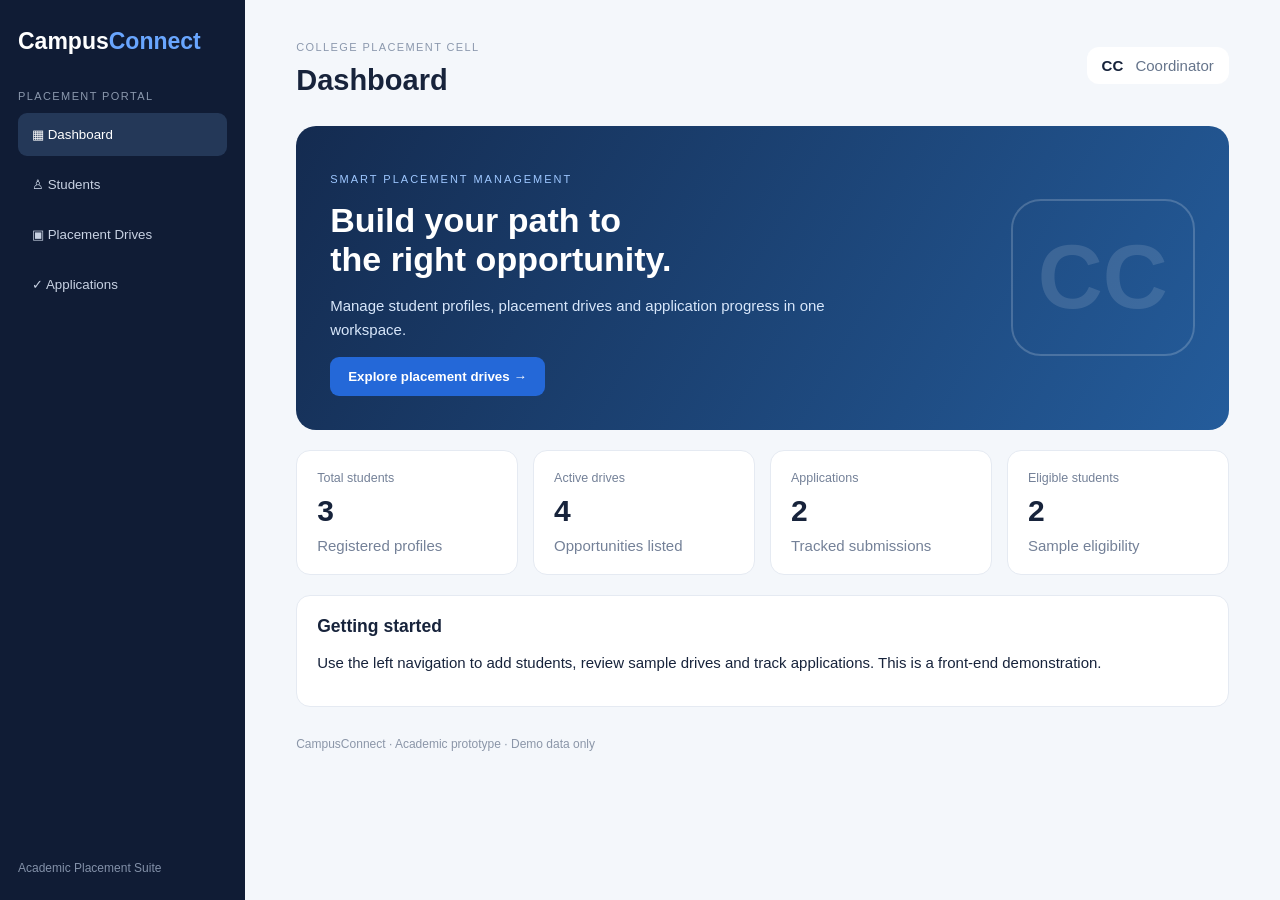
<file: CampusConnect_All_In_One/browser-prototype/index.html>
<!doctype html>
<html lang="en"><head><meta charset="utf-8"><meta name="viewport" content="width=device-width,initial-scale=1"><title>CampusConnect</title><link rel="stylesheet" href="style.css"></head>
<body><aside class="sidebar"><div class="brand">Campus<span>Connect</span></div><p class="muted">PLACEMENT PORTAL</p><button class="nav active" data-page="dashboard">▦ Dashboard</button><button class="nav" data-page="students">♙ Students</button><button class="nav" data-page="drives">▣ Placement Drives</button><button class="nav" data-page="applications">✓ Applications</button><div class="sidefoot">Academic Placement Suite</div></aside>
<main><header><div><p class="muted">COLLEGE PLACEMENT CELL</p><h1 id="heading">Dashboard</h1></div><div class="profile">CC <span>Coordinator</span></div></header>
<section id="dashboard" class="page"><div class="hero"><div><p class="eyebrow">SMART PLACEMENT MANAGEMENT</p><h2>Build your path to<br>the right opportunity.</h2><p>Manage student profiles, placement drives and application progress in one workspace.</p><button class="primary" data-goto="drives">Explore placement drives →</button></div><div class="hero-art">CC</div></div><div class="stats"><article><small>Total students</small><strong id="studentCount">3</strong><span>Registered profiles</span></article><article><small>Active drives</small><strong>4</strong><span>Opportunities listed</span></article><article><small>Applications</small><strong id="appCount">2</strong><span>Tracked submissions</span></article><article><small>Eligible students</small><strong>2</strong><span>Sample eligibility</span></article></div><div class="panel"><h3>Getting started</h3><p>Use the left navigation to add students, review sample drives and track applications. This is a front-end demonstration.</p></div></section>
<section id="students" class="page hidden"><div class="panel"><h3>Register a student</h3><form id="studentForm" class="formgrid"><input id="name" placeholder="Full name" required><input id="email" type="email" placeholder="Email address" required><input id="branch" placeholder="Branch (e.g. CSE)" required><input id="cgpa" type="number" min="0" max="10" step=".01" placeholder="CGPA (0–10)" required><button class="primary">Add student</button></form></div><div class="panel"><h3>Student directory</h3><div class="tablewrap"><table><thead><tr><th>Name</th><th>Email</th><th>Branch</th><th>CGPA</th></tr></thead><tbody id="studentRows"></tbody></table></div></div></section>
<section id="drives" class="page hidden"><div class="panel"><h3>Available placement drives</h3><div class="cards"><article class="drive"><span class="tag">Open</span><h3>Software Engineer</h3><p>TechNova Systems</p><b>Minimum CGPA: 7.0</b><p>Eligible branch: CSE, IT, ECE</p></article><article class="drive"><span class="tag">Open</span><h3>Data Analyst</h3><p>DataSphere</p><b>Minimum CGPA: 7.5</b><p>Eligible branch: CSE, IT</p></article><article class="drive"><span class="tag">Open</span><h3>Graduate Engineer</h3><p>InnoWorks</p><b>Minimum CGPA: 6.5</b><p>Eligible branch: All</p></article></div></div><div class="panel"><h3>Quick eligibility check</h3><div class="formgrid"><select id="studentSelect"></select><select id="driveSelect"><option value="7">TechNova – 7.0 CGPA</option><option value="7.5">DataSphere – 7.5 CGPA</option><option value="6.5">InnoWorks – 6.5 CGPA</option></select><button class="primary" id="checkEligibility">Check eligibility</button></div><p id="eligibilityResult"></p></div></section>
<section id="applications" class="page hidden"><div class="panel"><h3>Application tracker</h3><p>Sample application records for demonstration.</p><div class="tablewrap"><table><thead><tr><th>Student</th><th>Company</th><th>Role</th><th>Status</th></tr></thead><tbody id="applicationRows"><tr><td>Aarav Kumar</td><td>TechNova</td><td>Software Engineer</td><td><span class="tag">Applied</span></td></tr><tr><td>Diya Sharma</td><td>DataSphere</td><td>Data Analyst</td><td><span class="tag">Under review</span></td></tr></tbody></table></div></div></section>
<footer>CampusConnect · Academic prototype · Demo data only</footer></main><script src="app.js"></script></body></html>
</file>
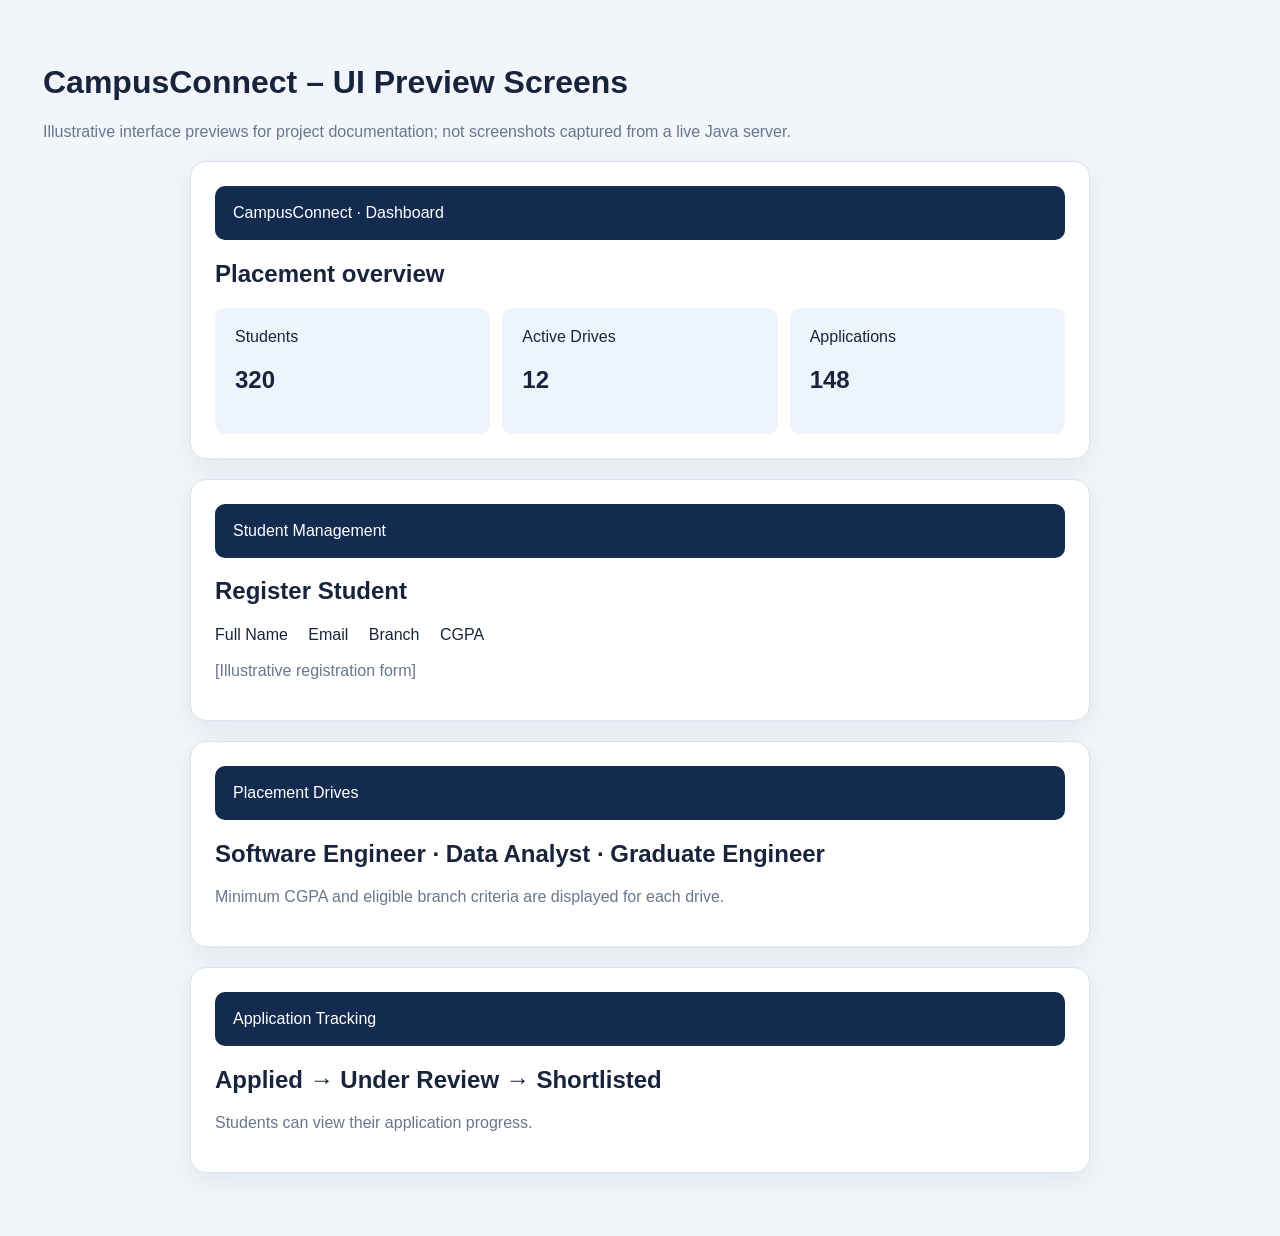
<file: CampusConnect_All_In_One/screenshots/UI_Preview_Screens.html>
<!doctype html><html><head><meta charset="utf-8"><title>CampusConnect UI Preview</title><style>body{font-family:Arial;background:#f2f5fa;padding:35px;color:#18243b}.shot{background:white;border:1px solid #dce3ee;border-radius:16px;padding:24px;margin:20px auto;max-width:850px;box-shadow:0 8px 28px #152b4a12}.bar{background:#142b50;color:white;padding:18px;border-radius:10px}.tiles{display:flex;gap:12px;margin-top:15px}.tile{background:#eef4fc;padding:20px;border-radius:10px;flex:1}.muted{color:#68778f}</style></head><body><h1>CampusConnect – UI Preview Screens</h1><p class="muted">Illustrative interface previews for project documentation; not screenshots captured from a live Java server.</p><div class="shot"><div class="bar">CampusConnect · Dashboard</div><h2>Placement overview</h2><div class="tiles"><div class="tile">Students<br><h2>320</h2></div><div class="tile">Active Drives<br><h2>12</h2></div><div class="tile">Applications<br><h2>148</h2></div></div></div><div class="shot"><div class="bar">Student Management</div><h2>Register Student</h2><p>Full Name　 Email　 Branch　 CGPA</p><p class="muted">[Illustrative registration form]</p></div><div class="shot"><div class="bar">Placement Drives</div><h2>Software Engineer · Data Analyst · Graduate Engineer</h2><p class="muted">Minimum CGPA and eligible branch criteria are displayed for each drive.</p></div><div class="shot"><div class="bar">Application Tracking</div><h2>Applied → Under Review → Shortlisted</h2><p class="muted">Students can view their application progress.</p></div></body></html>
</file>
<file: CampusConnect_All_In_One/browser-prototype/style.css>
*{box-sizing:border-box}body{margin:0;background:#f4f7fb;color:#17233b;font:15px Arial,sans-serif;display:flex}.sidebar{width:245px;background:#101c35;color:white;min-height:100vh;padding:28px 18px;position:fixed}.brand{font-size:23px;font-weight:800;margin-bottom:35px}.brand span{color:#69a6ff}.muted{color:#8b98ad;font-size:11px;letter-spacing:1.4px}.nav{display:block;width:100%;text-align:left;padding:14px;border:0;background:transparent;color:#c8d2e3;border-radius:9px;margin:7px 0;cursor:pointer}.nav.active,.nav:hover{background:#243858;color:white}.sidefoot{position:absolute;bottom:25px;color:#8391a9;font-size:12px}main{margin-left:245px;width:calc(100% - 245px);padding:30px 4vw}header{display:flex;justify-content:space-between;align-items:center;margin-bottom:25px}h1{margin:4px 0;font-size:29px}h2{font-size:34px;line-height:1.15;margin:12px 0}.profile{background:white;padding:10px 15px;border-radius:12px;font-weight:bold}.profile span{font-weight:normal;color:#65748b;margin-left:8px}.hero{background:linear-gradient(120deg,#142b50,#245c9b);color:white;padding:34px;border-radius:20px;display:flex;justify-content:space-between;align-items:center;min-height:260px}.hero p{color:#d8e7fb;max-width:520px;line-height:1.6}.eyebrow{font-size:11px;letter-spacing:2px;color:#9ec7ff!important}.hero-art{font-size:90px;font-weight:900;color:#ffffff20;border:2px solid #ffffff30;border-radius:30px;padding:25px}.primary{background:#2468d8;color:white;border:0;padding:12px 18px;border-radius:9px;cursor:pointer;font-weight:bold}.stats{display:grid;grid-template-columns:repeat(4,1fr);gap:15px;margin:20px 0}.stats article,.panel,.drive{background:white;border:1px solid #e5eaf2;border-radius:14px;padding:20px}.stats small,.stats span{display:block;color:#748198}.stats strong{font-size:30px;display:block;margin:9px 0}.panel{margin:18px 0}.panel h3{margin-top:0}.formgrid{display:grid;grid-template-columns:repeat(2,minmax(150px,1fr));gap:12px}.formgrid input,.formgrid select{padding:12px;border:1px solid #d8e0ec;border-radius:8px;background:white}.cards{display:grid;grid-template-columns:repeat(3,1fr);gap:15px}.drive{border-radius:12px}.drive h3{margin-bottom:5px}.drive p{color:#6c7890}.tag{display:inline-block;background:#e8f7ee;color:#16834a;padding:5px 9px;border-radius:20px;font-size:12px}.tablewrap{overflow:auto}table{width:100%;border-collapse:collapse;text-align:left}th,td{padding:13px;border-bottom:1px solid #edf0f5}th{color:#718098;font-size:12px}.hidden{display:none}footer{color:#8b96a8;font-size:12px;margin:30px 0}@media(max-width:850px){.sidebar{width:190px}main{margin-left:190px;width:calc(100% - 190px);padding:20px}.stats{grid-template-columns:repeat(2,1fr)}.cards{grid-template-columns:1fr}}@media(max-width:600px){.sidebar{position:static;width:100%;min-height:auto}.sidefoot{display:none}body{display:block}main{margin:0;width:100%}.hero-art{display:none}.stats{grid-template-columns:1fr 1fr}.formgrid{grid-template-columns:1fr}}
</file>
